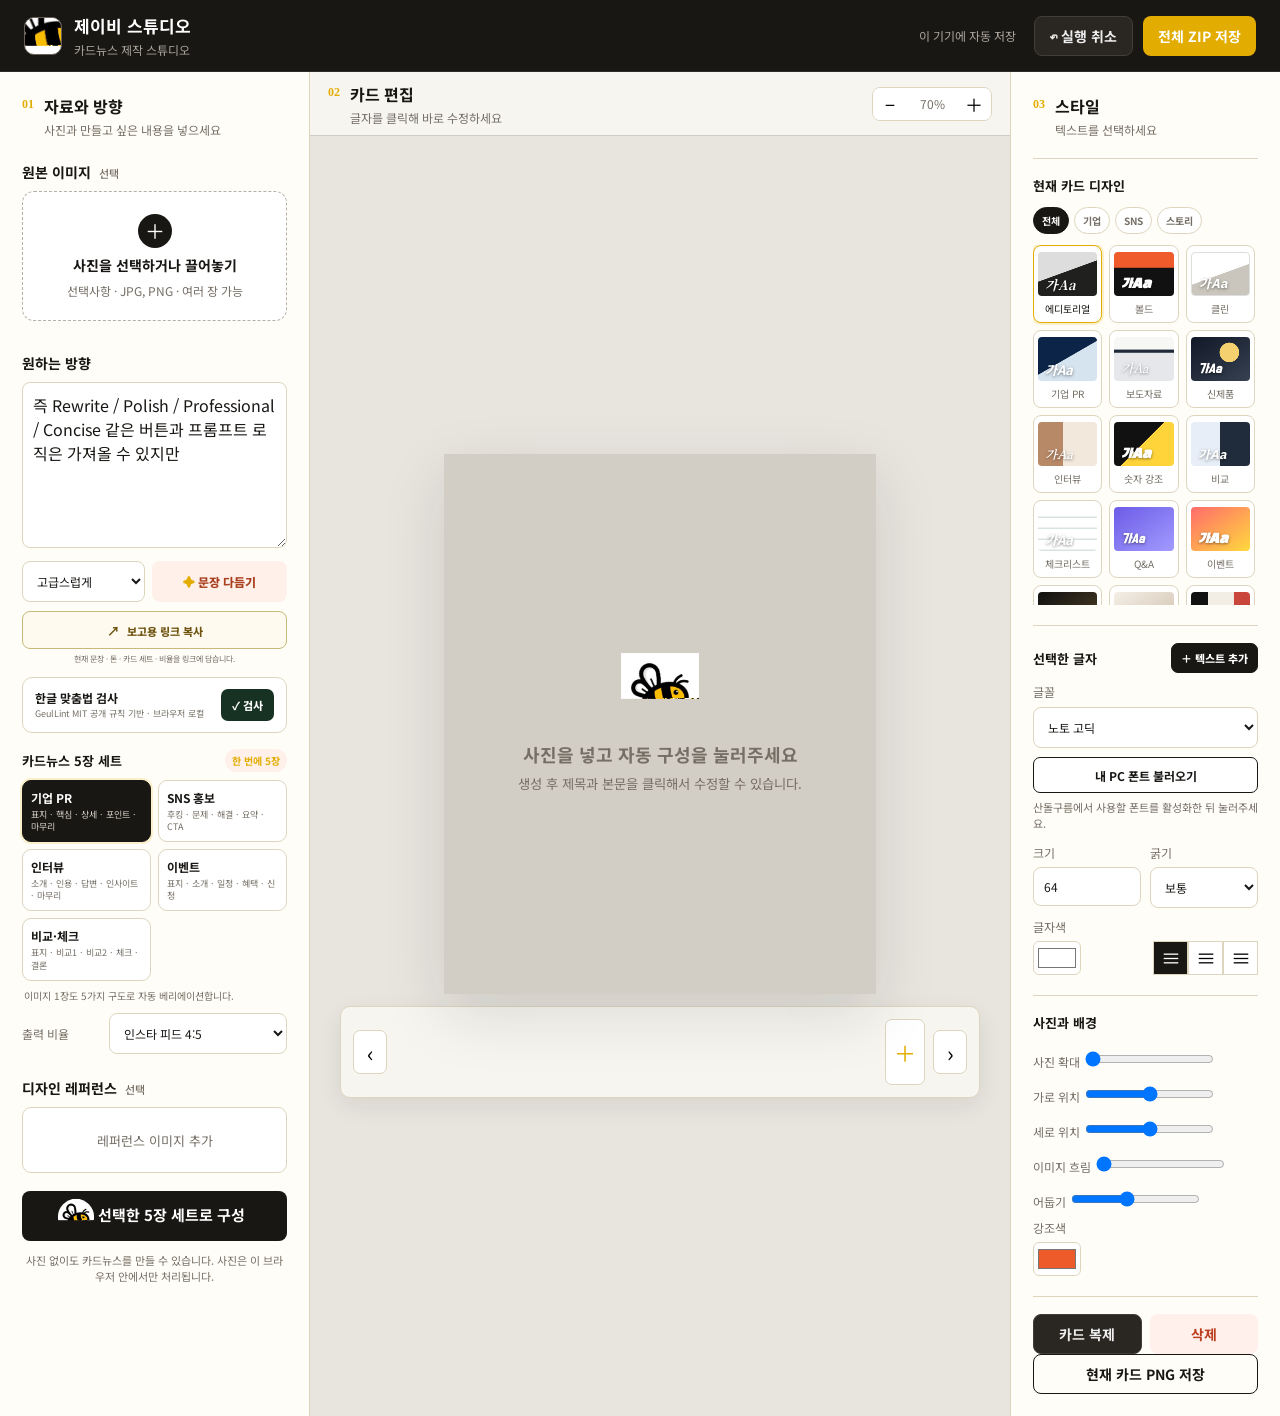
<file: index.html>
<!doctype html>
<html lang="ko">
<head>
  <meta charset="UTF-8" />
  <meta name="viewport" content="width=device-width, initial-scale=1.0" />
  <meta name="theme-color" content="#191714" />
  <meta name="description" content="사진과 방향성을 넣어 편집 가능한 카드뉴스를 자동 구성하는 제작 도구" />
  <title>제이비 스튜디오</title>
  <link rel="preconnect" href="https://fonts.googleapis.com" />
  <link rel="preconnect" href="https://fonts.gstatic.com" crossorigin />
  <link href="https://fonts.googleapis.com/css2?family=Black+Han+Sans&family=Do+Hyeon&family=Gowun+Batang:wght@400;700&family=IBM+Plex+Sans+KR:wght@400;600;700&family=Nanum+Myeongjo:wght@400;700;800&family=Noto+Sans+KR:wght@400;600;700;900&family=Noto+Serif+KR:wght@400;600;700;900&display=swap" rel="stylesheet" />
  <link rel="manifest" href="./manifest.webmanifest" />
  <link rel="icon" type="image/png" href="./logo-bee.png?v=2" />
  <link rel="stylesheet" href="./app.css?v=20260923-stripup1" />
</head>
<body>
  <header class="topbar">
    <div class="brand">
      <span class="brand-mark bee-mark"><img src="./logo-bee.png?v=2" alt="제이비 스튜디오 벌 캐릭터"></span>
      <div><strong>제이비 스튜디오</strong><small>카드뉴스 제작 스튜디오</small></div>
    </div>
    <div class="top-actions">
      <span id="saveState" class="save-state">이 기기에 자동 저장</span>
      <button class="button ghost" id="undoBtn" title="실행 취소">↶ <span>실행 취소</span></button>
      <button class="button primary" id="downloadAllBtn">전체 ZIP 저장</button>
    </div>
  </header>

  <main class="workspace">
    <aside class="setup-panel panel">
      <div class="panel-title"><span>01</span><div><strong>자료와 방향</strong><small>사진과 만들고 싶은 내용을 넣으세요</small></div></div>

      <label class="field-label" for="imageInput">원본 이미지 <em>선택</em></label>
      <label class="dropzone" id="dropzone">
        <input id="imageInput" type="file" accept="image/*" multiple hidden />
        <span class="drop-icon">＋</span>
        <strong>사진을 선택하거나 끌어놓기</strong>
        <small>선택사항 · JPG, PNG · 여러 장 가능</small>
      </label>
      <div id="imageList" class="image-list"></div>

      <label class="field-label" for="directionInput">원하는 방향</label>
      <textarea id="directionInput" rows="6" spellcheck="true" lang="ko" placeholder="예) 신제품 발표 현장을 소개하는 카드뉴스. 전문적이지만 어렵지 않게, 첫 장은 강한 제목으로 만들어줘.">즉 Rewrite / Polish / Professional / Concise 같은 버튼과 프롬프트 로직은 가져올 수 있지만</textarea>
      <div class="wash-tools">
        <select id="toneSelect" aria-label="문장 톤">
          <option value="premium">고급스럽게</option>
          <option value="press">보도자료 톤</option>
          <option value="social">친근한 SNS 톤</option>
          <option value="bold">짧고 강하게</option>
          <option value="warm">따뜻하고 감성적으로</option>
        </select>
        <button id="polishDirection" type="button"><span>✦</span> 문장 다듬기</button>
      </div>
      <button id="restoreDirection" class="restore-direction" type="button" hidden>원래 문장으로 되돌리기</button>

      <div class="report-share">
        <button id="copyReportLink" type="button"><span>↗</span> 보고용 링크 복사</button>
        <small>현재 문장 · 톤 · 카드 세트 · 비율을 링크에 담습니다.</small>
      </div>
      <div id="reportLoaded" class="report-loaded" hidden>
        <strong>보고용 링크로 불러온 문장</strong>
        <span>링크를 받은 사람이 이 내용을 바로 확인할 수 있습니다.</span>
      </div>

      <div class="spell-checker">
        <div class="spell-checker-head">
          <div>
            <strong>한글 맞춤법 검사</strong>
            <small>GeulLint MIT 공개 규칙 기반 · 브라우저 로컬</small>
          </div>
          <button id="spellCheckBtn" type="button">✓ 검사</button>
        </div>
        <div id="spellPanel" class="spell-panel" hidden>
          <div class="spell-summary">
            <span id="spellStatus">검사 준비됨</span>
            <a href="https://github.com/binibinibin123/geullint" target="_blank" rel="noreferrer">원본 프로젝트</a>
          </div>
          <div id="spellResults" class="spell-results"></div>
          <div class="spell-actions">
            <button id="spellApplyAll" type="button" disabled>안전한 수정 전체 적용</button>
            <button id="spellRestore" type="button" disabled>검사 전 원문 복원</button>
          </div>
          <p class="spell-note">완전한 GeulLint WASM 엔진이 아니라 공개 규칙 카탈로그의 안전/검토 예시를 JB Studio용 경량 검사기로 이식한 기능입니다.</p>
        </div>
      </div>

      <div class="set-section">
        <div class="count-heading"><span>카드뉴스 5장 세트</span><small>한 번에 5장</small></div>
        <input id="cardCount" type="hidden" value="5" />
        <div class="card-set-grid" role="group" aria-label="카드뉴스 5장 세트">
          <button type="button" class="card-set active" data-set="business"><strong>기업 PR</strong><small>표지 · 핵심 · 상세 · 포인트 · 마무리</small></button>
          <button type="button" class="card-set" data-set="sns"><strong>SNS 홍보</strong><small>후킹 · 문제 · 해결 · 요약 · CTA</small></button>
          <button type="button" class="card-set" data-set="interview"><strong>인터뷰</strong><small>소개 · 인용 · 답변 · 인사이트 · 마무리</small></button>
          <button type="button" class="card-set" data-set="event"><strong>이벤트</strong><small>표지 · 소개 · 일정 · 혜택 · 신청</small></button>
          <button type="button" class="card-set" data-set="compare"><strong>비교·체크</strong><small>표지 · 비교1 · 비교2 · 체크 · 결론</small></button>
        </div>
        <p class="set-help">이미지 1장도 5가지 구도로 자동 베리에이션합니다.</p>
      </div>
      <div class="ratio-field">
        <label for="ratioSelect">출력 비율</label>
        <select id="ratioSelect"><option value="4:5" selected>인스타 피드 4:5</option><option value="1:1">정사각형 1:1</option><option value="9:16">스토리·릴스 9:16</option></select>
      </div>

      <label class="field-label" for="referenceInput">디자인 레퍼런스 <em>선택</em></label>
      <label class="reference-box" id="referenceBox">
        <input id="referenceInput" type="file" accept="image/*" hidden />
        <span id="referenceText">레퍼런스 이미지 추가</span>
        <img id="referencePreview" alt="" hidden />
      </label>

      <button id="generateBtn" class="button generate"><img class="button-bee" src="./logo-bee.png?v=2" alt=""> 선택한 5장 세트로 구성</button>
      <p class="privacy-note">사진 없이도 카드뉴스를 만들 수 있습니다. 사진은 이 브라우저 안에서만 처리됩니다.</p>
    </aside>

    <section class="editor-panel">
      <div class="editor-toolbar">
        <div class="step-title"><span>02</span><div><strong>카드 편집</strong><small>글자를 클릭해 바로 수정하세요</small></div></div>
        <div class="zoom-group">
          <button id="zoomOut" aria-label="축소">−</button><span id="zoomValue">70%</span><button id="zoomIn" aria-label="확대">＋</button>
        </div>
      </div>
      <div class="stage-wrap" id="stageWrap">
        <div id="stageScaler" class="stage-scaler">
          <div id="cardStage" class="card-stage" aria-label="카드 편집 화면">
            <div class="empty-stage" id="emptyStage">
              <img class="empty-bee" src="./logo-bee.png?v=2" alt=""><strong>사진을 넣고 자동 구성을 눌러주세요</strong><small>생성 후 제목과 본문을 클릭해서 수정할 수 있습니다.</small>
            </div>
          </div>
        </div>
        <div class="page-strip">
          <button id="prevPage" class="strip-nav" aria-label="이전 카드">‹</button>
          <div id="thumbnails" class="thumbnails"></div>
          <button id="addPage" class="add-page" title="카드 추가">＋</button>
          <button id="nextPage" class="strip-nav" aria-label="다음 카드">›</button>
        </div>
      </div>
    </section>

    <aside class="style-panel panel">
      <div class="panel-title"><span>03</span><div><strong>스타일</strong><small id="selectionLabel">텍스트를 선택하세요</small></div></div>

      <div class="style-section">
        <h3>현재 카드 디자인</h3>
        <div class="template-filter" role="group" aria-label="템플릿 카테고리">
          <button class="active" data-template-filter="all">전체</button>
          <button data-template-filter="business">기업</button>
          <button data-template-filter="social">SNS</button>
          <button data-template-filter="story">스토리</button>
        </div>
        <div class="template-grid template-gallery">
          <button class="template active" data-template="editorial" data-category="business"><i class="t-editorial"></i><span>에디토리얼</span></button>
          <button class="template" data-template="bold" data-category="social"><i class="t-bold"></i><span>볼드</span></button>
          <button class="template" data-template="clean" data-category="business"><i class="t-clean"></i><span>클린</span></button>
          <button class="template" data-template="corporate" data-category="business"><i class="t-corporate"></i><span>기업 PR</span></button>
          <button class="template" data-template="press" data-category="business"><i class="t-press"></i><span>보도자료</span></button>
          <button class="template" data-template="product" data-category="business"><i class="t-product"></i><span>신제품</span></button>
          <button class="template" data-template="interview" data-category="story"><i class="t-interview"></i><span>인터뷰</span></button>
          <button class="template" data-template="stats" data-category="business"><i class="t-stats"></i><span>숫자 강조</span></button>
          <button class="template" data-template="compare" data-category="business"><i class="t-compare"></i><span>비교</span></button>
          <button class="template" data-template="checklist" data-category="social"><i class="t-checklist"></i><span>체크리스트</span></button>
          <button class="template" data-template="qa" data-category="social"><i class="t-qa"></i><span>Q&A</span></button>
          <button class="template" data-template="event" data-category="social"><i class="t-event"></i><span>이벤트</span></button>
          <button class="template" data-template="premium" data-category="story"><i class="t-premium"></i><span>프리미엄</span></button>
          <button class="template" data-template="quote" data-category="story"><i class="t-quote"></i><span>인용문</span></button>
          <button class="template" data-template="magazine" data-category="story"><i class="t-magazine"></i><span>매거진</span></button>
          <button class="template" data-template="announcement" data-category="business"><i class="t-announcement"></i><span>공지형</span></button>
          <button class="template" data-template="tips" data-category="social"><i class="t-tips"></i><span>팁 리스트</span></button>
          <button class="template" data-template="profile" data-category="story"><i class="t-profile"></i><span>프로필 카드</span></button>
          <button class="template" data-template="minimalcenter" data-category="story"><i class="t-minimalcenter"></i><span>미니멀 센터</span></button>
        </div>
      </div>

      <div class="style-section" id="textControls">
        <div class="text-section-head"><h3>선택한 글자</h3><button id="addTextLayer" class="add-text-button" type="button">＋ 텍스트 추가</button></div>
        <label class="control-label">글꼴
          <select id="fontFamily">
            <option value="'Noto Sans KR', Pretendard, Arial, sans-serif">노토 고딕</option>
            <option value="'IBM Plex Sans KR', Pretendard, Arial, sans-serif">IBM Plex KR</option>
            <option value="'Noto Serif KR', 'Nanum Myeongjo', serif">노토 명조</option>
            <option value="'Nanum Myeongjo', 'Noto Serif KR', serif">나눔명조</option>
            <option value="'Gowun Batang', 'Noto Serif KR', serif">고운바탕</option>
            <option value="'Do Hyeon', 'Noto Sans KR', sans-serif">도현</option>
            <option value="'Black Han Sans', 'Noto Sans KR', sans-serif">블랙한산스</option>
          </select>
        </label>
        <button id="loadLocalFonts" class="local-font-button" type="button">내 PC 폰트 불러오기</button>
        <p id="localFontStatus" class="local-font-status">산돌구름에서 사용할 폰트를 활성화한 뒤 눌러주세요.</p>
        <div class="split-fields">
          <label><span>크기</span><input id="fontSize" type="number" min="18" max="160" value="64" /></label>
          <label><span>굵기</span><select id="fontWeight"><option value="400">보통</option><option value="600">굵게</option><option value="800">매우 굵게</option></select></label>
        </div>
        <div class="color-row">
          <label><span>글자색</span><input id="fontColor" type="color" value="#ffffff" /></label>
          <div class="align-buttons" role="group" aria-label="정렬">
            <button data-align="left" class="active">≡</button><button data-align="center">≡</button><button data-align="right">≡</button>
          </div>
        </div>
      </div>

      <div class="style-section">
        <h3>사진과 배경</h3>
        <label class="control-label">사진 확대 <input id="imageZoom" type="range" min="100" max="200" value="100" /></label>
        <label class="control-label">가로 위치 <input id="imageX" type="range" min="0" max="100" value="50" /></label>
        <label class="control-label">세로 위치 <input id="imageY" type="range" min="0" max="100" value="50" /></label>
        <label class="control-label">이미지 흐림 <input id="imageBlur" type="range" min="0" max="16" value="0" /></label>
        <label class="control-label">어둡기 <input id="overlayStrength" type="range" min="0" max="80" value="34" /></label>
        <label class="control-label">강조색 <input id="accentColor" type="color" value="#ee5b2b" /></label>
      </div>

      <div class="style-section page-actions">
        <button id="duplicatePage" class="button ghost">카드 복제</button>
        <button id="deletePage" class="button danger">삭제</button>
      </div>
      <button id="downloadPageBtn" class="button outline">현재 카드 PNG 저장</button>
    </aside>
  </main>

  <div class="toast" id="toast" role="status"></div>
  <script src="./app.js?v=20260923-report1"></script>
  <script src="./spellcheck.js?v=20260923-spell2"></script>
</body>
</html>
</file>
<file: app.css>
:root{--ink:#191714;--paper:#f7f2df;--panel:#fffdf7;--line:#ddd5bd;--accent:#e2ad00;--muted:#756f66;--white:#fff;--shadow:0 20px 60px rgba(28,24,18,.12)}
*{box-sizing:border-box}
html,body{margin:0;min-height:100%;font-family:Pretendard,"Noto Sans KR",Arial,sans-serif;color:var(--ink);background:var(--paper)}
button,input,textarea,select{font:inherit}
button{cursor:pointer}
.topbar{height:72px;padding:0 24px;background:var(--ink);color:#fff;display:flex;align-items:center;justify-content:space-between;border-bottom:1px solid #2e2a25}
.brand{display:flex;align-items:center;gap:12px}.brand-mark{width:38px;height:38px;border:1px solid #686158;border-radius:10px;display:grid;place-items:center;color:var(--accent);font-family:Georgia,serif;font-size:24px;font-weight:700}.bee-mark{background:#fff;overflow:hidden;padding:0}.bee-mark img{width:100%;height:100%;object-fit:cover;object-position:center;display:block;transform:scale(3.15);transform-origin:center}.brand div,.panel-title div,.step-title div{display:flex;flex-direction:column;gap:3px}.brand strong{font-size:17px}.brand small{font-size:12px;color:#aaa49b}
.top-actions{display:flex;align-items:center;gap:10px}.save-state{font-size:12px;color:#aaa49b;margin-right:8px}
.button{border:0;border-radius:8px;min-height:40px;padding:0 15px;font-weight:700;font-size:14px}.button.primary{background:var(--accent);color:#fff}.button.ghost{background:#2a2723;color:#eee;border:1px solid #423d37}.button.outline{width:100%;background:transparent;border:1px solid var(--ink);color:var(--ink)}.button.danger{background:#fff0ec;color:#bc3f20}
.workspace{display:grid;grid-template-columns:310px minmax(520px,1fr) 270px;min-height:calc(100vh - 72px)}
.panel{background:var(--panel);padding:22px;border-right:1px solid var(--line);overflow-y:auto}.style-panel{border-right:0;border-left:1px solid var(--line)}
.panel-title,.step-title{display:flex;align-items:flex-start;gap:10px}.panel-title>span,.step-title>span{font:700 12px Georgia,serif;color:var(--accent);padding-top:3px}.panel-title strong,.step-title strong{font-size:16px}.panel-title small,.step-title small{font-size:12px;color:var(--muted)}
.field-label{display:block;font-weight:700;font-size:14px;margin:24px 0 9px}.field-label em{font-size:11px;color:var(--muted);font-style:normal;font-weight:500;margin-left:4px}
.dropzone{min-height:130px;border:1.5px dashed #b6afa4;border-radius:12px;display:flex;flex-direction:column;align-items:center;justify-content:center;gap:7px;background:#fff;transition:.2s}.dropzone.drag{border-color:var(--accent);background:#fff7f3}.dropzone strong{font-size:14px}.dropzone small{font-size:12px;color:var(--muted)}.drop-icon{width:34px;height:34px;border-radius:50%;background:var(--ink);color:#fff;display:grid;place-items:center;font-size:20px}
.image-list{display:flex;gap:6px;flex-wrap:wrap;margin-top:8px}.image-chip{width:46px;height:46px;border-radius:7px;overflow:hidden;position:relative;border:1px solid var(--line);background:#ddd}.image-chip img{width:100%;height:100%;object-fit:cover}.image-chip button{position:absolute;right:1px;top:1px;border:0;width:17px;height:17px;border-radius:50%;background:#000b;color:#fff;line-height:14px;padding:0}
textarea,select,input[type=number]{width:100%;border:1px solid var(--line);background:#fff;border-radius:8px;padding:10px;color:var(--ink);outline:none}textarea:focus,select:focus,input:focus{border-color:var(--accent)}
.wash-tools{display:grid;grid-template-columns:1fr 1.1fr;gap:7px;margin-top:8px}.wash-tools select{font-size:12px}.wash-tools button{border:0;border-radius:8px;background:#fff0ea;color:#a93f1e;font-size:12px;font-weight:800}.wash-tools button span{color:var(--accent)}.restore-direction{border:0;background:transparent;color:var(--muted);font-size:11px;text-decoration:underline;padding:7px 2px 0}
.split-fields{display:grid;grid-template-columns:1fr 1fr;gap:9px;margin-top:10px}.split-fields label,.control-label{font-size:12px;color:var(--muted)}.split-fields label span,.control-label{display:block}.split-fields select,.split-fields input{margin-top:6px}
.set-section{margin-top:16px}.count-heading{display:flex;align-items:center;justify-content:space-between;font-size:13px;font-weight:700;margin-bottom:8px}.count-heading small{font-size:10px;color:var(--accent);background:#fff0ea;border-radius:20px;padding:4px 7px}.card-set-grid{display:grid;grid-template-columns:1fr 1fr;gap:7px}.card-set{min-height:58px;border:1px solid var(--line);border-radius:9px;background:#fff;padding:8px;text-align:left;color:var(--ink)}.card-set strong{display:block;font-size:12px}.card-set small{display:block;margin-top:3px;color:var(--muted);font-size:9px;line-height:1.35}.card-set.active{background:var(--ink);border-color:var(--ink);color:#fff;box-shadow:0 0 0 2px rgba(226,173,0,.18)}.card-set.active small{color:#d8d2c8}.set-help{font-size:10px;color:var(--muted);line-height:1.45;margin:8px 2px 0}.ratio-field{display:grid;grid-template-columns:78px 1fr;align-items:center;gap:9px;margin-top:10px}.ratio-field label{font-size:12px;color:var(--muted)}.ratio-field select{font-size:12px}
.reference-box{height:66px;border:1px solid var(--line);border-radius:9px;background:#fff;display:flex;align-items:center;justify-content:center;overflow:hidden;font-size:13px;color:var(--muted)}.reference-box img{width:100%;height:100%;object-fit:cover}
.generate{width:100%;height:50px;margin-top:18px;background:var(--ink);color:#fff;font-size:15px}.generate span{color:var(--accent);margin-right:7px}.button-bee{width:22px;height:22px;object-fit:cover;object-position:center;transform:scale(1.65);vertical-align:middle;margin-right:7px;border-radius:50%}.privacy-note{text-align:center;font-size:11px;color:var(--muted)}
.editor-panel{min-width:0;display:flex;flex-direction:column;background:#e8e5df}.editor-toolbar{height:64px;padding:0 18px;display:flex;align-items:center;justify-content:space-between;border-bottom:1px solid #d1ccc3;background:#f7f5f0}.zoom-group{display:flex;align-items:center;background:#fff;border:1px solid var(--line);border-radius:8px;overflow:hidden}.zoom-group button{border:0;background:#fff;width:34px;height:32px;font-size:18px}.zoom-group span{font-size:12px;width:50px;text-align:center;color:var(--muted)}
.stage-wrap{flex:1;min-height:530px;overflow:auto;display:flex;align-items:center;justify-content:center;padding:28px}.stage-scaler{position:relative;transform-origin:center center}.card-stage{position:relative;width:432px;height:540px;background:#d2cec6;overflow:hidden;box-shadow:var(--shadow);isolation:isolate}.empty-stage{position:absolute;inset:0;display:flex;flex-direction:column;align-items:center;justify-content:center;text-align:center;padding:40px;color:#766f65}.empty-bee{width:78px;height:78px;object-fit:contain;margin-bottom:10px}.empty-stage strong{font-size:18px}.empty-stage small{margin-top:7px;line-height:1.5}
.stage-bg{position:absolute;inset:0;background-size:cover;background-position:center;transform-origin:center}.stage-overlay{position:absolute;inset:0;background:linear-gradient(180deg,rgba(0,0,0,.1),rgba(0,0,0,.72));pointer-events:none}
.text-layer{position:absolute;min-width:80px;max-width:90%;padding:4px 6px;color:#fff;white-space:pre-wrap;line-height:1.18;outline:1px solid transparent;cursor:move;user-select:none}.text-layer:hover{outline:1px dashed #fff8}.text-layer.selected{outline:2px solid var(--accent);background:rgba(0,0,0,.12)}.text-layer[contenteditable=true]{cursor:text;user-select:text}.text-layer .edit-hint{display:none}
.page-strip{height:112px;background:#f7f5f0;border-top:1px solid var(--line);display:flex;align-items:center;gap:8px;padding:12px 14px}.thumbnails{display:flex;gap:8px;overflow-x:auto;flex:1;height:86px;padding:2px}.thumb{flex:0 0 58px;height:73px;border:2px solid transparent;border-radius:5px;overflow:hidden;position:relative;background:#333;padding:0}.thumb.active{border-color:var(--accent)}.thumb img{width:100%;height:100%;object-fit:cover;opacity:.78}.thumb-image{position:absolute;inset:0;display:block;background-size:cover;background-repeat:no-repeat;transform-origin:center}.thumb span{position:absolute;left:3px;bottom:2px;color:#fff;font-size:10px;text-shadow:0 1px 3px #000}.strip-nav,.add-page{border:1px solid var(--line);background:#fff;border-radius:7px;width:34px;height:44px;font-size:22px}.add-page{height:73px;flex:0 0 40px;color:var(--accent)}
.style-section{border-top:1px solid var(--line);padding-top:17px;margin-top:20px}.style-section h3{font-size:13px;margin:0 0 12px}.template-grid{display:grid;grid-template-columns:repeat(3,1fr);gap:7px}.template{border:1px solid var(--line);background:#fff;border-radius:8px;padding:6px 4px;color:var(--muted);font-size:10px}.template.active{border-color:var(--accent);color:var(--ink)}.template i{display:block;height:44px;border-radius:4px;margin-bottom:5px}.t-editorial{background:linear-gradient(160deg,#ddd 0 45%,#20201e 46%)}.t-bold{background:linear-gradient(#ef5b2a 0 35%,#111 36%)}.t-clean{background:linear-gradient(160deg,#fff 0 50%,#cac6bd 51%);border:1px solid #ddd}
.control-label select,.control-label input{margin-top:7px;margin-bottom:12px}.color-row{display:flex;align-items:end;justify-content:space-between;margin-top:10px}.color-row label{font-size:12px;color:var(--muted)}input[type=color]{display:block;margin-top:6px;width:48px;height:34px;padding:2px;border:1px solid var(--line);border-radius:6px;background:#fff}.align-buttons{display:flex}.align-buttons button{width:35px;height:34px;border:1px solid var(--line);background:#fff;font-size:20px}.align-buttons button:nth-child(2){transform:rotate(0);text-align:center}.align-buttons button.active{background:var(--ink);color:#fff}.page-actions{display:grid;grid-template-columns:1fr 1fr;gap:8px}.page-actions .button{padding:0 8px}
.local-font-button{width:100%;height:36px;border:1px solid var(--ink);border-radius:7px;background:#fff;color:var(--ink);font-size:12px;font-weight:700;margin:-3px 0 0}.local-font-button:hover{background:var(--ink);color:#fff}.local-font-status{font-size:11px;line-height:1.45;color:var(--muted);margin:7px 0 12px}.local-font-status.success{color:#287047}.local-font-status.error{color:#b3442b}
.toast{position:fixed;left:50%;bottom:26px;transform:translate(-50%,30px);background:var(--ink);color:#fff;padding:12px 18px;border-radius:9px;opacity:0;pointer-events:none;transition:.25s;z-index:100;font-size:14px;box-shadow:var(--shadow)}.toast.show{opacity:1;transform:translate(-50%,0)}
@media(max-width:1050px){.workspace{grid-template-columns:280px minmax(420px,1fr)}.style-panel{grid-column:1/-1;border-left:0;border-top:1px solid var(--line);display:grid;grid-template-columns:repeat(4,1fr);gap:16px}.style-panel>.panel-title{grid-column:1/-1}.style-section{margin-top:0}.style-panel>.button{align-self:end}.stage-wrap{min-height:600px}}
@media(max-width:760px){.topbar{padding:0 12px}.brand small,.save-state,.top-actions .ghost span{display:none}.top-actions{gap:6px}.button{padding:0 10px}.workspace{display:block}.setup-panel,.style-panel{border:0}.editor-panel{min-height:760px}.style-panel{display:block}.stage-wrap{padding:20px 8px;min-height:610px}.card-stage{width:324px;height:405px}.page-strip{position:sticky;bottom:0}.panel{overflow:visible}}

/* Template gallery upgrade */
.template-filter{display:flex;gap:5px;overflow-x:auto;margin-bottom:9px;padding-bottom:2px}.template-filter button{flex:0 0 auto;border:1px solid var(--line);background:#fff;border-radius:999px;padding:5px 8px;font-size:10px;font-weight:700;color:var(--muted)}.template-filter button.active{background:var(--ink);border-color:var(--ink);color:#fff}.template-gallery{grid-template-columns:repeat(3,1fr);max-height:360px;overflow-y:auto;padding-right:3px}.template[hidden]{display:none}.t-corporate{background:linear-gradient(150deg,#0b2447 0 48%,#d6e4f0 49%)}.t-press{background:linear-gradient(#f7f7f5 0 28%,#1f2937 29% 35%,#e5e7eb 36%)}.t-product{background:radial-gradient(circle at 65% 35%,#f4d06f 0 20%,transparent 21%),linear-gradient(145deg,#111827,#374151)}.t-interview{background:linear-gradient(90deg,#b88967 0 42%,#f2e8dc 43%)}.t-stats{background:linear-gradient(135deg,#111 0 48%,#ffd43b 49%)}.t-compare{background:linear-gradient(90deg,#e7eef7 0 49%,#202b3c 50%)}.t-checklist{background:repeating-linear-gradient(180deg,#fff 0 9px,#d9e4dc 10px 11px)}.t-qa{background:linear-gradient(145deg,#6c5ce7,#a29bfe)}.t-event{background:linear-gradient(145deg,#ff6b6b,#ffd93d)}.t-premium{background:linear-gradient(145deg,#101010,#3a3020 60%,#c9a85c)}.t-quote{background:linear-gradient(145deg,#f4efe7,#cdbca8)}.t-magazine{background:linear-gradient(90deg,#111 0 28%,#f2eee6 29% 72%,#c9463d 73%)}

/* Rich template layers */
.template-decor{position:absolute;z-index:2;pointer-events:none;box-sizing:border-box}.text-layer{z-index:3}.stage-overlay{z-index:1}.stage-bg{z-index:0}.decor-symbol{font-family:Georgia,serif;line-height:.8}.decor-badge{display:grid;place-items:center;border-radius:50%;font-weight:900;color:#fff;line-height:1}.decor-kicker{color:#fff;font-weight:800;letter-spacing:.14em}.template{transition:transform .12s ease,border-color .12s ease,box-shadow .12s ease}.template:hover{transform:translateY(-1px);border-color:#aaa}.template.active{box-shadow:0 0 0 2px rgba(226,173,0,.18)}

/* Template typography personalities */
.template i{position:relative;overflow:hidden}.template i::after{content:"가Aa";position:absolute;left:7px;bottom:5px;font-size:13px;line-height:1;font-weight:700;color:#fff;text-shadow:0 1px 3px rgba(0,0,0,.45)}
.t-editorial::after{font-family:'Noto Serif KR',serif}.t-bold::after{font-family:'Black Han Sans',sans-serif;font-weight:400}.t-clean::after{font-family:'IBM Plex Sans KR',sans-serif;color:#222;text-shadow:none}.t-corporate::after{font-family:'Noto Sans KR',sans-serif}.t-press::after{font-family:'Nanum Myeongjo',serif;color:#172033;text-shadow:none}.t-product::after{font-family:'Do Hyeon',sans-serif}.t-interview::after{font-family:'Gowun Batang',serif}.t-stats::after{font-family:'Black Han Sans',sans-serif;color:#111;text-shadow:none}.t-compare::after{font-family:'IBM Plex Sans KR',sans-serif}.t-checklist::after{font-family:'Noto Sans KR',sans-serif;color:#173222;text-shadow:none}.t-qa::after{font-family:'Do Hyeon',sans-serif}.t-event::after{font-family:'Black Han Sans',sans-serif}.t-premium::after{font-family:'Nanum Myeongjo',serif}.t-quote::after{font-family:'Gowun Batang',serif;color:#4d3a2e;text-shadow:none}.t-magazine::after{font-family:'Nanum Myeongjo',serif}

/* OpenDesign-inspired template set (original adaptation) */
.t-announcement{background:linear-gradient(90deg,#2563eb 0 7%,#fff 7% 100%);border:1px solid #dbe2ea}.t-tips{background:linear-gradient(145deg,#fafaf9,#d9f0e9)}.t-profile{background:radial-gradient(circle at 50% 30%,#a78bfa 0 18%,transparent 19%),linear-gradient(#18181b,#27272a)}.t-minimalcenter{background:linear-gradient(145deg,#f8fafc,#e2e8f0)}
.t-announcement::after{font-family:'Noto Sans KR',sans-serif;color:#172033;text-shadow:none}.t-tips::after{font-family:'IBM Plex Sans KR',sans-serif;color:#1c1917;text-shadow:none}.t-profile::after{font-family:'Noto Sans KR',sans-serif}.t-minimalcenter::after{font-family:'Gowun Batang',serif;color:#0f172a;text-shadow:none}
.text-section-head{display:flex;align-items:center;justify-content:space-between;gap:8px;margin-bottom:10px}.text-section-head h3{margin:0}.add-text-button{border:1px solid var(--ink);background:var(--ink);color:#fff;border-radius:7px;padding:6px 9px;font-size:11px;font-weight:800;white-space:nowrap}.add-text-button:hover{opacity:.88}.decor-tip-number{display:grid;place-items:center;border-radius:50%;color:#fff;font-weight:800;line-height:1}

/* Text-only card support */
.stage-bg.text-only{transform:none!important}.thumb-text-only{position:absolute;inset:0;display:block}.thumb:has(.thumb-text-only) span{background:rgba(0,0,0,.45);border-radius:3px;padding:1px 3px}#imageZoom:disabled,#imageX:disabled,#imageY:disabled,#imageBlur:disabled{opacity:.38;cursor:not-allowed}

/* Korean spell checker */
.spell-checker{margin-top:12px;border:1px solid var(--line);border-radius:10px;background:#fff;overflow:hidden}
.spell-checker-head{display:flex;align-items:center;justify-content:space-between;gap:10px;padding:11px 12px}
.spell-checker-head>div{display:flex;flex-direction:column;gap:2px}.spell-checker-head strong{font-size:12px}.spell-checker-head small{font-size:9px;color:var(--muted);line-height:1.35}
.spell-checker-head>button{border:0;border-radius:7px;background:#173222;color:#fff;font-size:11px;font-weight:800;padding:8px 11px;white-space:nowrap}
.spell-panel{border-top:1px solid var(--line);padding:10px}.spell-summary{display:flex;align-items:center;justify-content:space-between;gap:8px;font-size:10px;color:var(--muted);margin-bottom:8px}
.spell-summary a{color:#287047;text-decoration:none;font-weight:700;white-space:nowrap}.spell-results{display:flex;flex-direction:column;gap:7px;max-height:270px;overflow:auto}
.spell-item{border:1px solid #e7e1d3;border-radius:8px;padding:9px;background:#fffdf8}.spell-item-head{display:flex;align-items:center;justify-content:space-between;gap:6px}
.spell-item-head small{font-size:8px;color:#9a9488;overflow:hidden;text-overflow:ellipsis;white-space:nowrap}.spell-badge{font-size:8px;font-weight:800;border-radius:999px;padding:3px 6px}
.spell-badge.safe{background:#e8f6ec;color:#287047}.spell-badge.review{background:#fff3d8;color:#8a6411}
.spell-change{display:flex;align-items:center;gap:6px;margin:7px 0 4px;font-size:12px;flex-wrap:wrap}.spell-change del{color:#a34a3a}.spell-change b{color:#a9a197}.spell-change strong{color:#173222}
.spell-message{font-size:10px;line-height:1.45;color:var(--muted);margin:0 0 7px}.spell-item>button{border:1px solid #b9cdbd;background:#f4fbf6;color:#245b31;border-radius:6px;padding:6px 8px;font-size:9px;font-weight:800}
.spell-actions{display:grid;grid-template-columns:1.2fr 1fr;gap:6px;margin-top:9px}.spell-actions button{border:1px solid var(--line);background:#fff;border-radius:7px;min-height:34px;font-size:9px;font-weight:800;color:var(--ink)}
.spell-actions button:first-child{background:#173222;color:#fff;border-color:#173222}.spell-actions button:disabled{opacity:.38;cursor:not-allowed}.spell-empty{font-size:10px;line-height:1.5;color:#287047;margin:4px 0}
.spell-note{font-size:8px;line-height:1.45;color:#999186;margin:8px 1px 0}

/* Report share link */
.report-share{display:grid;grid-template-columns:1fr;gap:5px;margin-top:9px}
.report-share button{width:100%;border:1px solid #c7b979;border-radius:8px;background:#fffaf0;color:#6e5410;min-height:38px;font-size:11px;font-weight:800}
.report-share button span{font-size:13px;margin-right:4px}.report-share small{font-size:8px;line-height:1.35;color:var(--muted);text-align:center}
.report-loaded{margin-top:8px;border:1px solid #b9cdbd;border-radius:8px;background:#f3faf5;padding:9px 10px;display:flex;flex-direction:column;gap:2px}
.report-loaded[hidden]{display:none}.report-loaded strong{font-size:10px;color:#245b31}.report-loaded span{font-size:8px;line-height:1.4;color:#5b7561}

/* Keep the 5-card navigator close to the card preview */
.stage-wrap{flex-direction:column;gap:12px}
.page-strip{width:min(640px,100%);height:92px;flex:0 0 auto;border:1px solid var(--line);border-radius:10px;background:#f7f5f0;padding:8px 12px;box-shadow:0 8px 24px rgba(28,24,18,.08)}
.thumbnails{height:74px}
.thumb{height:66px}
.add-page{height:66px}
@media(max-width:760px){
  .stage-wrap{gap:8px}
  .page-strip{position:static;width:100%;height:84px;border-radius:8px;padding:6px 8px}
  .thumbnails{height:70px}
  .thumb{height:62px}
  .add-page{height:62px}
}
</file>
